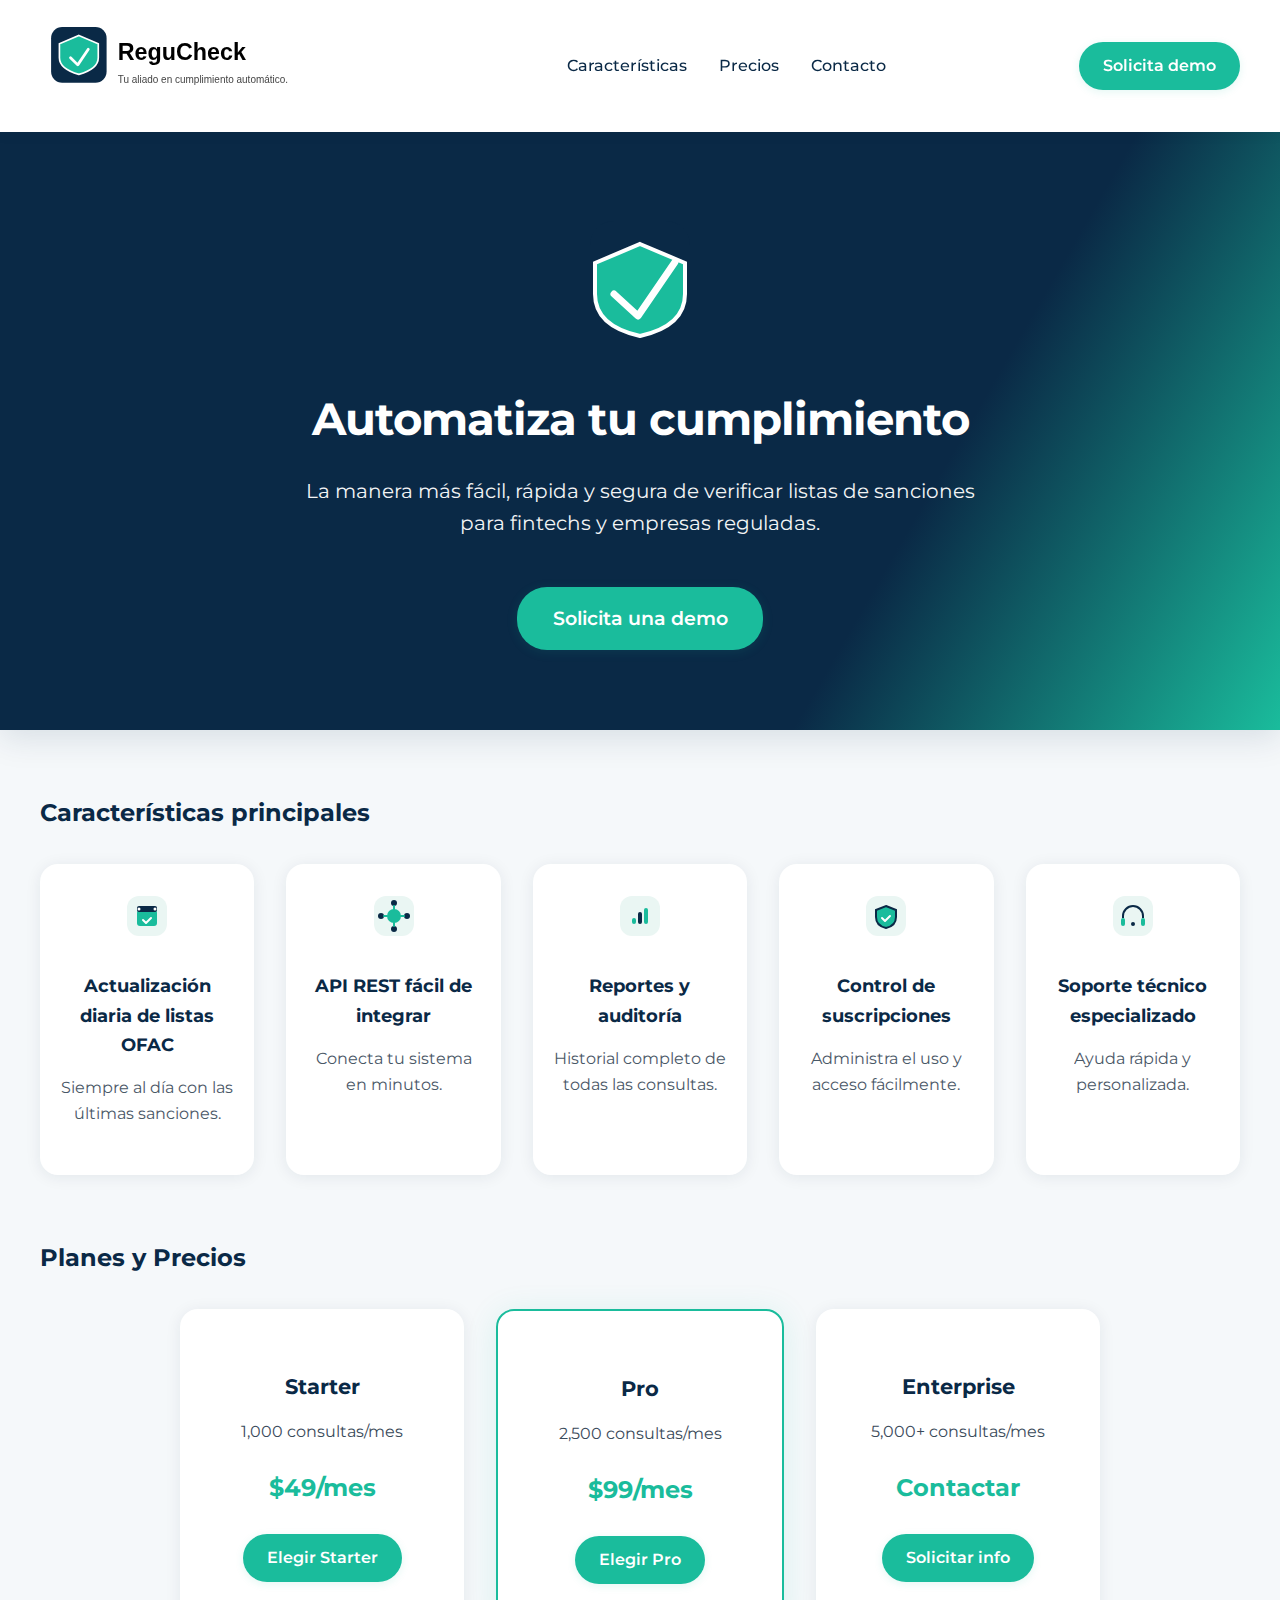
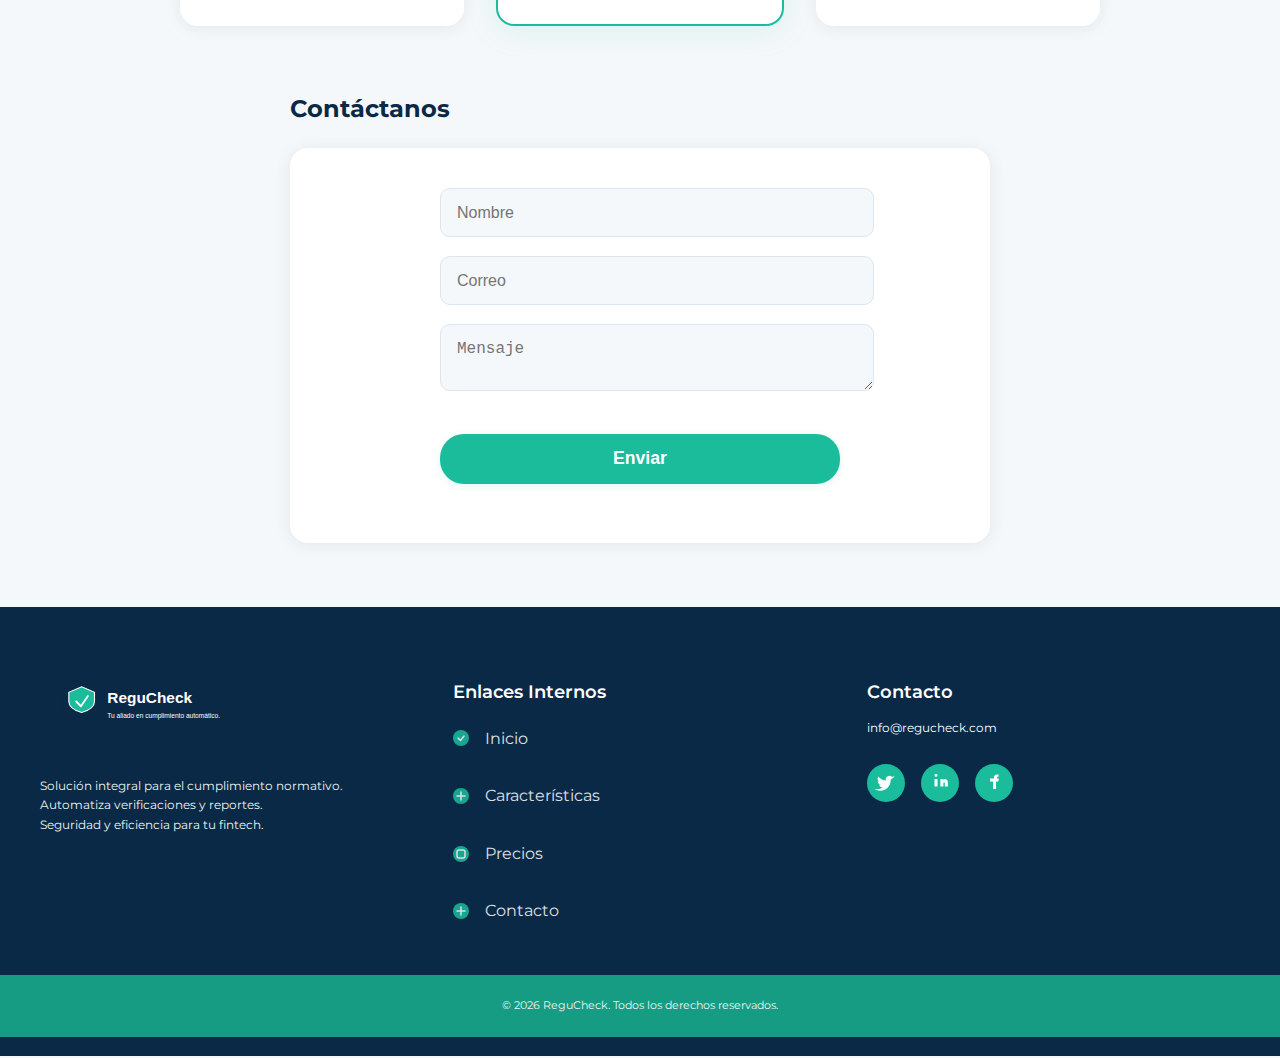
<file: index.html>
<!DOCTYPE html>
<html lang="es">
<head>
    <meta charset="UTF-8">
    <meta name="viewport" content="width=device-width, initial-scale=1.0">
    <title>ReguCheck- Cumplimiento Automático </title>
    <link href="https://fonts.googleapis.com/css2?family=Montserrat:wght@400;500;600;700&display=swap" rel="stylesheet">
    <link rel="stylesheet" href="css/style.css">
    <link href="https://fonts.googleapis.com/css2?family=Montserrat:wght@700&display=swap" rel="stylesheet">
</head>
<body>
    <header class="main-header">
        <div class="header-content">
            <img src="img/regucheck-logo-hero_Version7.svg" alt="OfacShield Logo" class="logo">
            <nav class="nav-menu">
                <a href="features.html">Características</a>
                <a href="index.html#pricing">Precios</a>
                <a href="contact.html">Contacto</a>
            </nav>
            <a href="contact.html" class="header-cta">Solicita demo</a>
        </div>
    </header>
    <section class="hero">
        <div class="hero-bg">
            <div class="hero-content">
                <div class="hero-shield">
                    <img src="img/logo-shield.svg" alt="OfacShield Logo" >
                </div>
                <h1>Automatiza tu cumplimiento</h1>
                <p class="hero-desc">La manera más fácil, rápida y segura de verificar listas de sanciones para fintechs y empresas reguladas.</p>
                <a href="#contact" class="cta-button">Solicita una demo</a>
            </div>
        </div>
    </section>
    <section id="features">
        <h2>Características principales</h2>
        <div class="features-grid">
            <div class="feature-card">
                <span class="feature-icon">
                  <!-- Actualización diaria: Calendario con check -->
                  <svg width="40" height="40" fill="none" viewBox="0 0 40 40"><rect width="40" height="40" rx="12" fill="#eaf6f3"/><rect x="10" y="14" width="20" height="16" rx="3" fill="#1abc9c"/><rect x="10" y="10" width="20" height="6" rx="2" fill="#0a2946"/><circle cx="28" cy="13" r="1.5" fill="#fff"/><circle cx="12" cy="13" r="1.5" fill="#fff"/><path d="M16 24l3 3 5-5" stroke="#fff" stroke-width="2" stroke-linecap="round" stroke-linejoin="round"/></svg>
                </span>
                <h3>Actualización diaria de listas OFAC</h3>
                <p>Siempre al día con las últimas sanciones.</p>
            </div>
            <div class="feature-card">
                <span class="feature-icon">
                  <!-- API REST: Nodos conectados -->
                  <svg width="40" height="40" fill="none" viewBox="0 0 40 40"><rect width="40" height="40" rx="12" fill="#eaf6f3"/><circle cx="20" cy="20" r="7" fill="#1abc9c"/><circle cx="20" cy="7" r="3" fill="#0a2946"/><circle cx="20" cy="33" r="3" fill="#0a2946"/><circle cx="7" cy="20" r="3" fill="#0a2946"/><circle cx="33" cy="20" r="3" fill="#0a2946"/><path d="M20 10v3m0 14v3m10-10h-3M13 20H10" stroke="#1abc9c" stroke-width="2" stroke-linecap="round"/></svg>
                </span>
                <h3>API REST fácil de integrar</h3>
                <p>Conecta tu sistema en minutos.</p>
            </div>
            <div class="feature-card">
                <span class="feature-icon">
                  <!-- Reportes: Gráfica de barras -->
                  <svg width="40" height="40" fill="none" viewBox="0 0 40 40"><rect width="40" height="40" rx="12" fill="#eaf6f3"/><rect x="12" y="22" width="4" height="6" rx="2" fill="#1abc9c"/><rect x="18" y="16" width="4" height="12" rx="2" fill="#0a2946"/><rect x="24" y="12" width="4" height="16" rx="2" fill="#1abc9c"/></svg>
                </span>
                <h3>Reportes y auditoría</h3>
                <p>Historial completo de todas las consultas.</p>
            </div>
            <div class="feature-card">
                <span class="feature-icon">
                  <!-- Seguridad: Escudo -->
                  <svg width="40" height="40" fill="none" viewBox="0 0 40 40"><rect width="40" height="40" rx="12" fill="#eaf6f3"/><path d="M20 10l10 4v7c0 7-5.5 10-10 11-4.5-1-10-4-10-11v-7l10-4z" fill="#1abc9c" stroke="#0a2946" stroke-width="2"/><path d="M16 22l3 3 5-5" stroke="#fff" stroke-width="2" stroke-linecap="round" stroke-linejoin="round"/></svg>
                </span>
                <h3>Control de suscripciones</h3>
                <p>Administra el uso y acceso fácilmente.</p>
            </div>
            <div class="feature-card">
                <span class="feature-icon">
                  <!-- Soporte: Auriculares -->
                  <svg width="40" height="40" fill="none" viewBox="0 0 40 40"><rect width="40" height="40" rx="12" fill="#eaf6f3"/><path d="M10 22v-2a10 10 0 0120 0v2" stroke="#0a2946" stroke-width="2"/><rect x="8" y="22" width="4" height="8" rx="2" fill="#1abc9c"/><rect x="28" y="22" width="4" height="8" rx="2" fill="#1abc9c"/><circle cx="20" cy="28" r="2" fill="#0a2946"/></svg>
                </span>
                <h3>Soporte técnico especializado</h3>
                <p>Ayuda rápida y personalizada.</p>
            </div>
        </div>
    </section>
    <section id="pricing">
        <h2>Planes y Precios</h2>
        <div class="pricing-table">
                <div class="plan-card">
                <h3>Starter</h3>
                <p class="plan-desc">1,000 consultas/mes</p>
                <p class="plan-price">$49/mes</p>
                <a href="contact.html" class="plan-cta">Elegir Starter</a>
            </div>
            <div class="plan-card plan-featured">
                <h3>Pro</h3>
                <p class="plan-desc">2,500 consultas/mes</p>
                <p class="plan-price">$99/mes</p>
                <a href="contact.html" class="plan-cta">Elegir Pro</a>
            </div>
            <div class="plan-card">
                <h3>Enterprise</h3>
                <p class="plan-desc">5,000+ consultas/mes</p>
                <p class="plan-price">Contactar</p>
                <a href="contact.html" class="plan-cta">Solicitar info</a>
            </div>
        </div>
    </section>
    <section id="contact">
        <h2>Contáctanos</h2>
        <div class="contact-wrapper">
            <form id="contact-form" class="contact-form">
                <div class="form-group">
                    <input type="text" placeholder="Nombre" required>
                </div>
                <div class="form-group">
                    <input type="email" placeholder="Correo" required>
                </div>
                <div class="form-group">
                    <textarea placeholder="Mensaje" required></textarea>
                </div>
                <button type="submit" class="form-submit">Enviar</button>
            </form>
            <div id="form-message" class="form-message"></div>
        </div>
    </section>
    <footer class="footer-3col">
        <div class="footer-3col-content">
            <div class="footer-col footer-logo-col">
                <div class="footer-logo-bg">
                    <img src="img/regucheck-logo-footer-nobg-whiteSlogan.svg" alt="ReguCheck Logo Footer" class="footer-logo-img">
                </div>
                <p class="footer-desc">
                    Solución integral para el cumplimiento normativo.<br>
                    Automatiza verificaciones y reportes.<br>
                    Seguridad y eficiencia para tu fintech.
                </p>
            </div>
            <div class="footer-col footer-links-col">
                <h4>Enlaces Internos</h4>
                <nav class="footer-nav">
                    <a href="index.html"><span class="footer-link-icon-wrap"><img src="img/icon-home.svg" alt="Inicio" class="footer-link-icon"></span><span class="footer-link-text">Inicio</span></a>
                    <a href="features.html"><span class="footer-link-icon-wrap"><img src="img/icon-features.svg" alt="Características" class="footer-link-icon"></span><span class="footer-link-text">Características</span></a>
                    <a href="index.html#pricing"><span class="footer-link-icon-wrap"><img src="img/icon-pricing.svg" alt="Precios" class="footer-link-icon"></span><span class="footer-link-text">Precios</span></a>
                    <a href="contact.html"><span class="footer-link-icon-wrap"><img src="img/icon-contact.svg" alt="Contacto" class="footer-link-icon"></span><span class="footer-link-text">Contacto</span></a>
                </nav>
            </div>
            <div class="footer-col footer-contact-col">
                <h4>Contacto</h4>
                <a href="mailto:info@regucheck.com" class="footer-mail">info@regucheck.com</a>
                <div class="footer-social">
                    <a href="#" title="Twitter" class="footer-social-icon">
                        <img src="img/twitter-footer.svg" alt="Twitter" width="38" height="38" />
                    </a>
                    <a href="#" title="LinkedIn" class="footer-social-icon">
                        <img src="img/linkedin-footer.svg" alt="LinkedIn" width="38" height="38" />
                    </a>
                    <a href="#" title="Facebook" class="footer-social-icon">
                        <img src="img/facebook-footer.svg" alt="Facebook" width="38" height="38" />
                    </a>
                </div>
            </div>
        </div>
        <div class="footer-bottom">
            <p>&copy; <span id="copyright-year"></span> ReguCheck. Todos los derechos reservados.</p>
        </div>
    </footer>
        <script src="js/main.js"></script>
        <script>
            document.getElementById('copyright-year').textContent = new Date().getFullYear();
        </script>
</body>
</html>
</file>
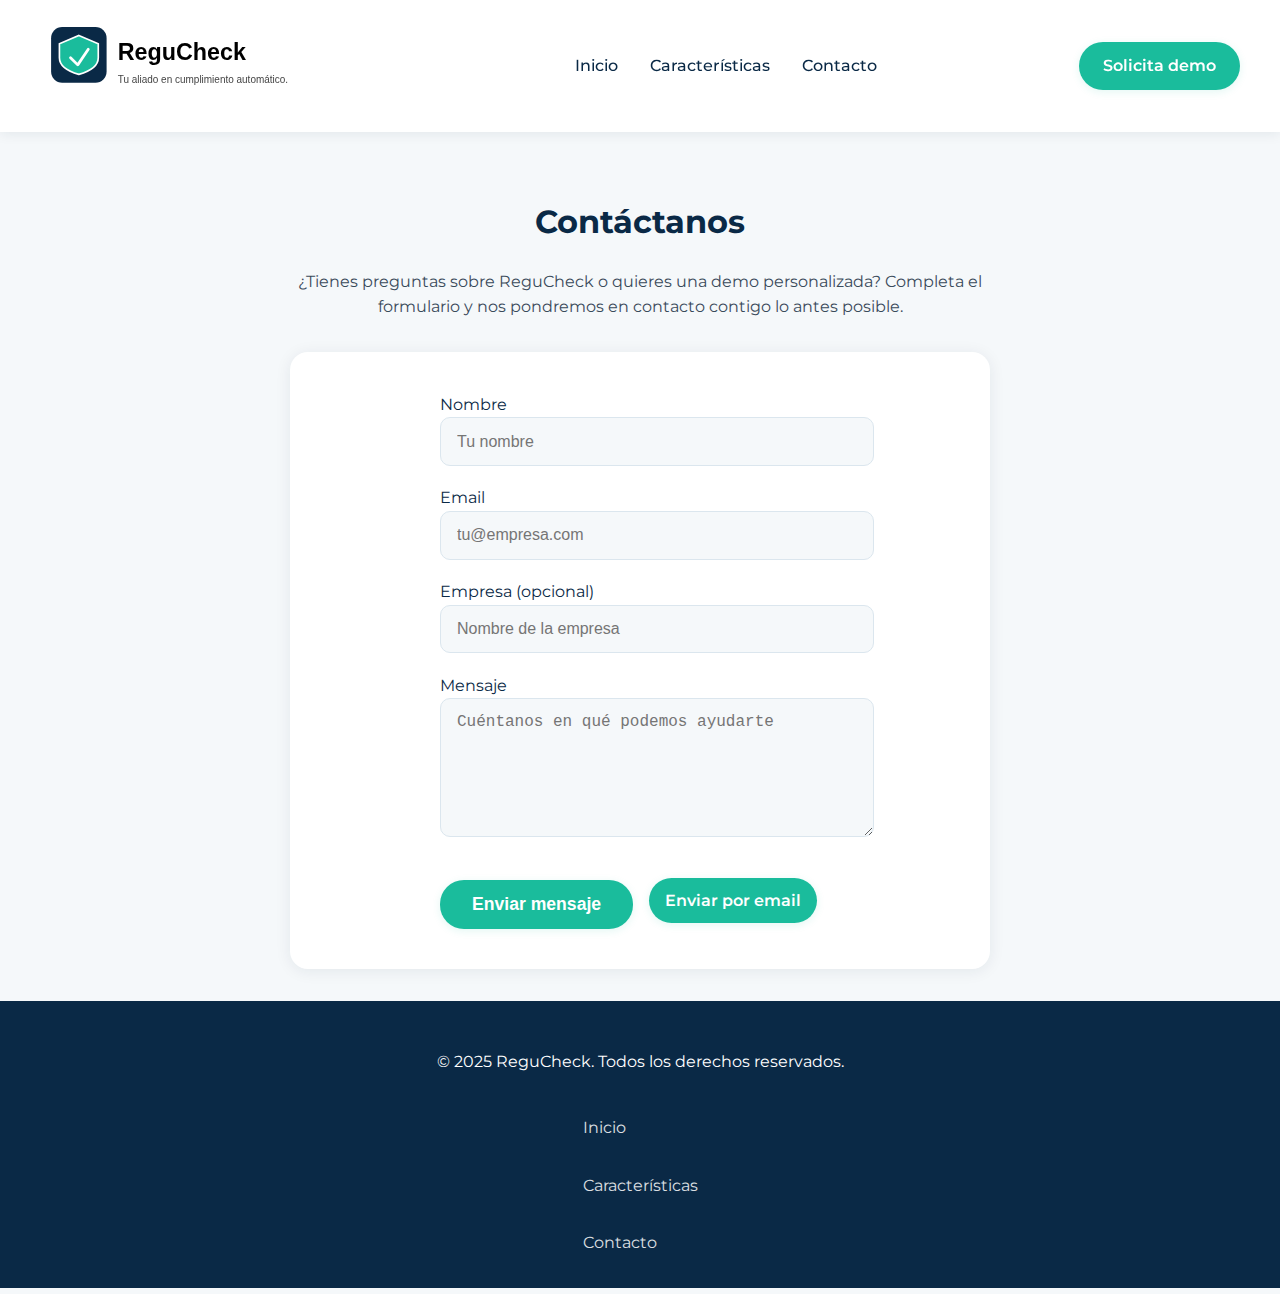
<file: contact.html>
<!DOCTYPE html>
<html lang="es">
<head>
    <meta charset="UTF-8">
    <meta name="viewport" content="width=device-width, initial-scale=1.0">
    <title>Contacto - ReguCheck</title>
    <link href="https://fonts.googleapis.com/css2?family=Montserrat:wght@400;500;600;700&display=swap" rel="stylesheet">
    <link rel="stylesheet" href="css/style.css">
</head>
<body>
    <header class="main-header">
        <div class="header-content">
            <img src="img/regucheck-logo-hero_Version7.svg" alt="ReguCheck Logo" class="logo">
            <nav class="nav-menu">
                <a href="index.html">Inicio</a>
                <a href="features.html">Características</a>
                <a href="contact.html">Contacto</a>
            </nav>
            <a href="contact.html" class="header-cta">Solicita demo</a>
        </div>
    </header>

    <main>
        <section id="contact">
            <h1 style="text-align:center;">Contáctanos</h1>
            <p style="text-align:center; max-width:800px; margin:0.5rem auto 2rem auto; color:#3a4a5a;">¿Tienes preguntas sobre ReguCheck o quieres una demo personalizada? Completa el formulario y nos pondremos en contacto contigo lo antes posible.</p>

            <div class="contact-wrapper">
                <form id="contact-form" class="contact-form" novalidate>
                    <div class="form-group">
                        <label for="name">Nombre</label>
                        <input type="text" id="name" name="name" placeholder="Tu nombre" required>
                    </div>
                    <div class="form-group">
                        <label for="email">Email</label>
                        <input type="email" id="email" name="email" placeholder="tu@empresa.com" required>
                    </div>
                    <div class="form-group">
                        <label for="company">Empresa (opcional)</label>
                        <input type="text" id="company" name="company" placeholder="Nombre de la empresa">
                    </div>
                    <div class="form-group">
                        <label for="message">Mensaje</label>
                        <textarea id="message" name="message" rows="6" placeholder="Cuéntanos en qué podemos ayudarte" required></textarea>
                    </div>
                    <div style="display:flex; gap:1rem; align-items:center; flex-wrap:wrap;">
                        <button type="submit" class="form-submit">Enviar mensaje</button>
                        <a href="mailto:contacto@regucheck.com" class="plan-cta" style="text-decoration:none; padding:0.6rem 1rem;">Enviar por email</a>
                    </div>
                    <div id="form-status" class="form-message" style="display:none;"></div>
                </form>
            </div>
        </section>
    </main>

    <footer>
        <div class="footer-content">
            <p>&copy; 2025 ReguCheck. Todos los derechos reservados.</p>
            <nav class="footer-nav">
                <a href="index.html">Inicio</a>
                <a href="features.html">Características</a>
                <a href="contact.html">Contacto</a>
            </nav>
        </div>
    </footer>

    <script src="js/main.js"></script>
</body>
</html>
</file>
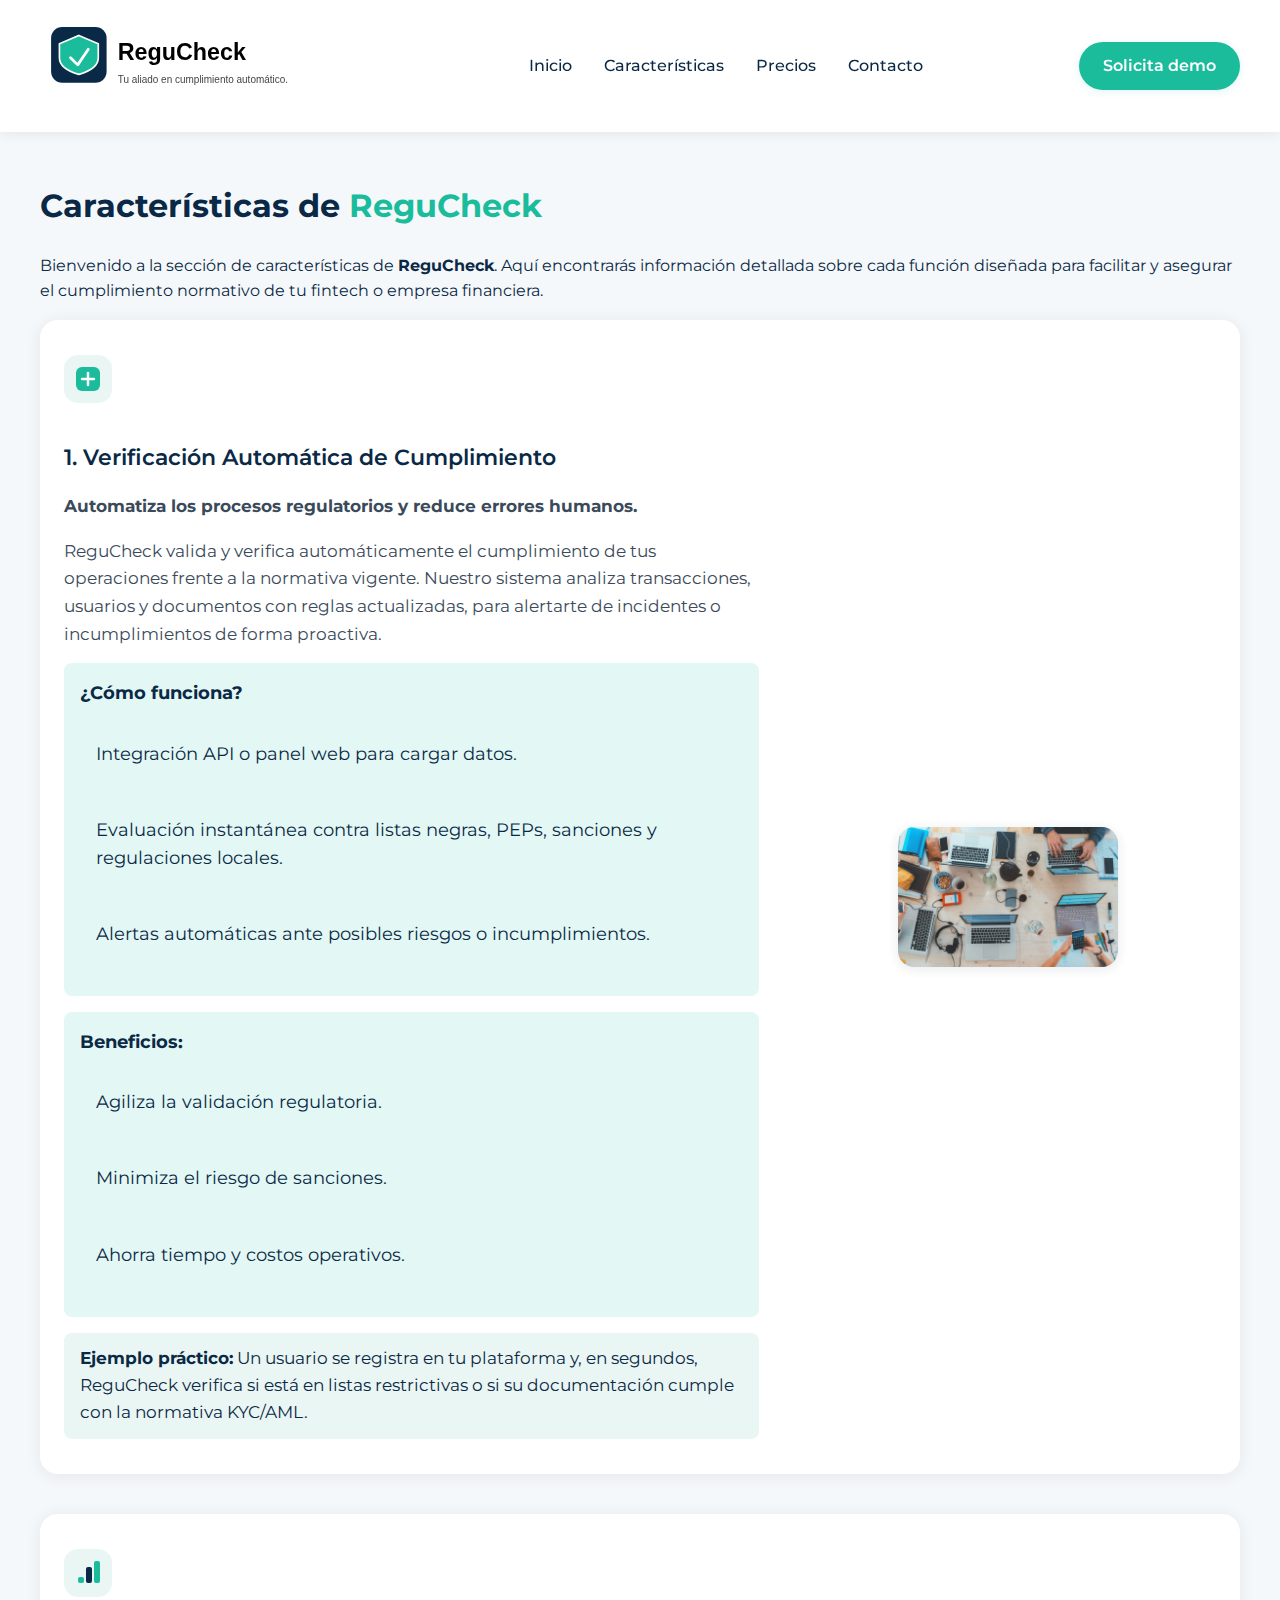
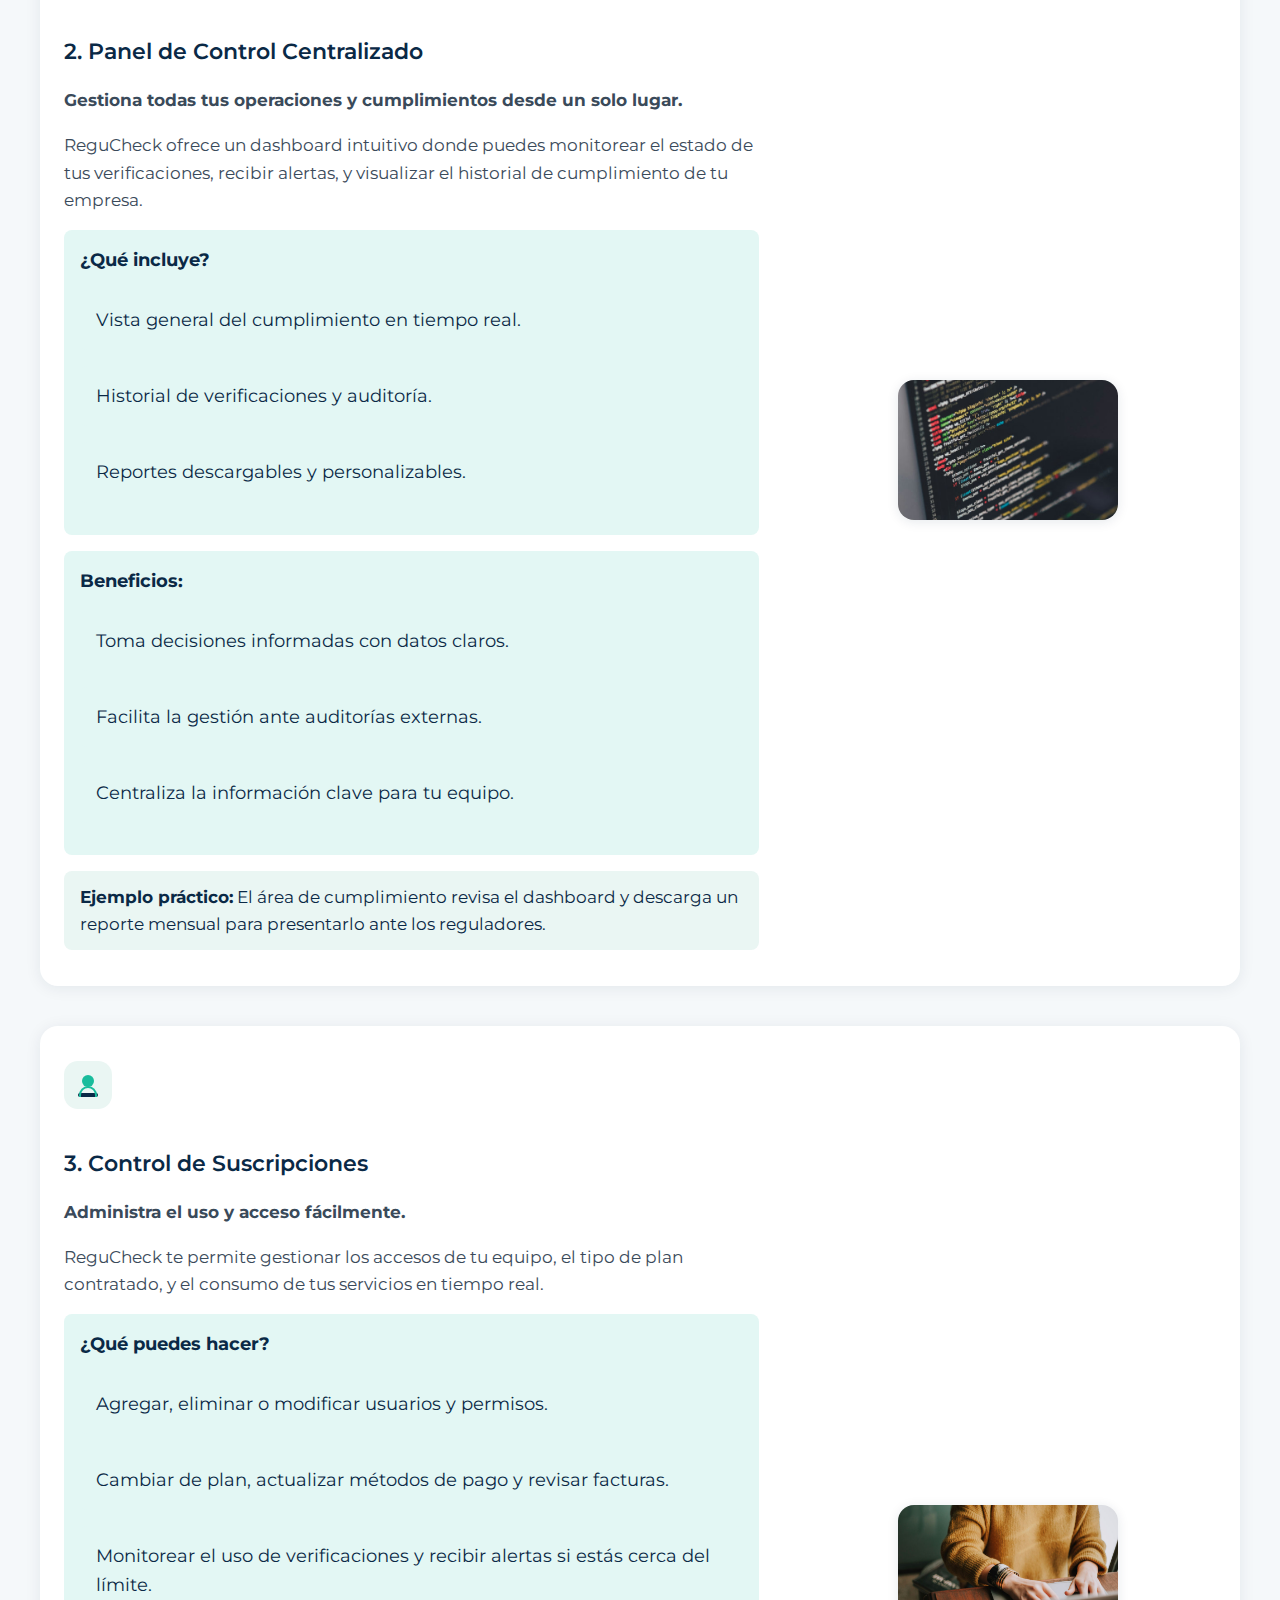
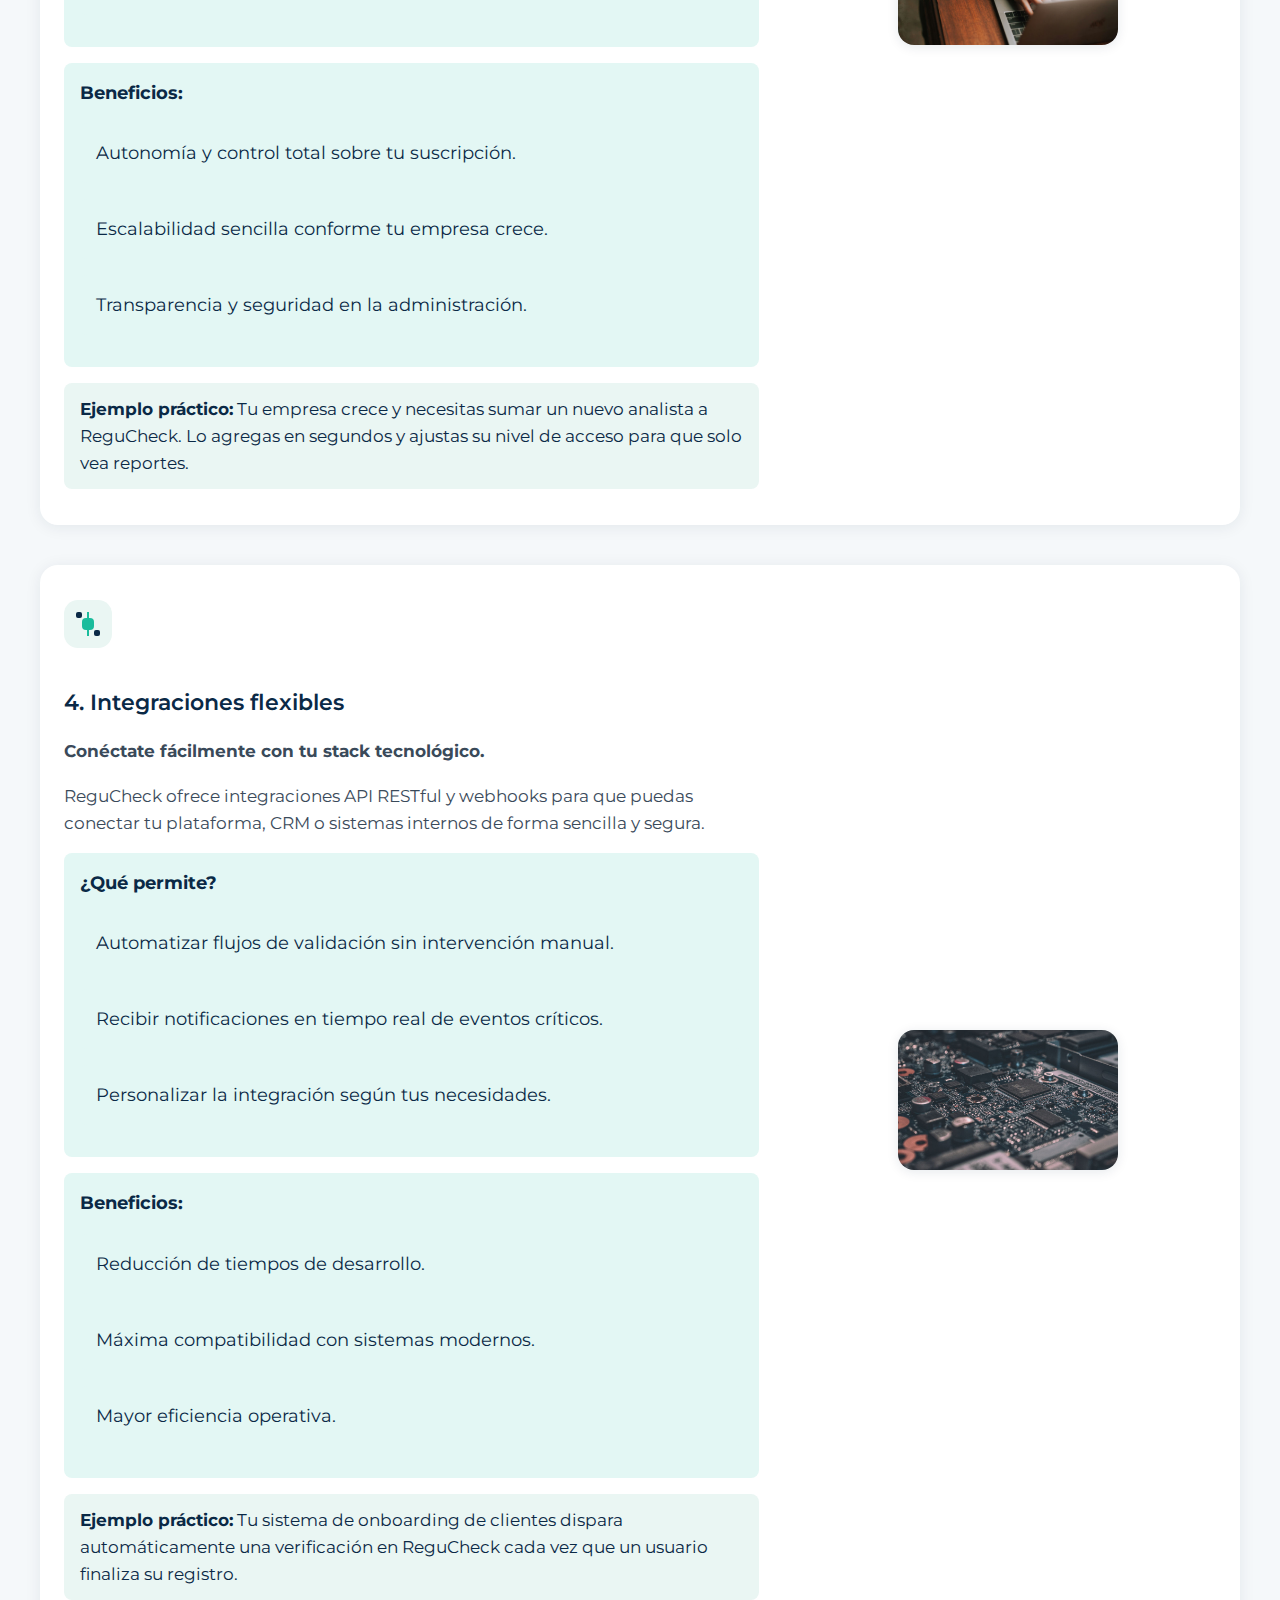
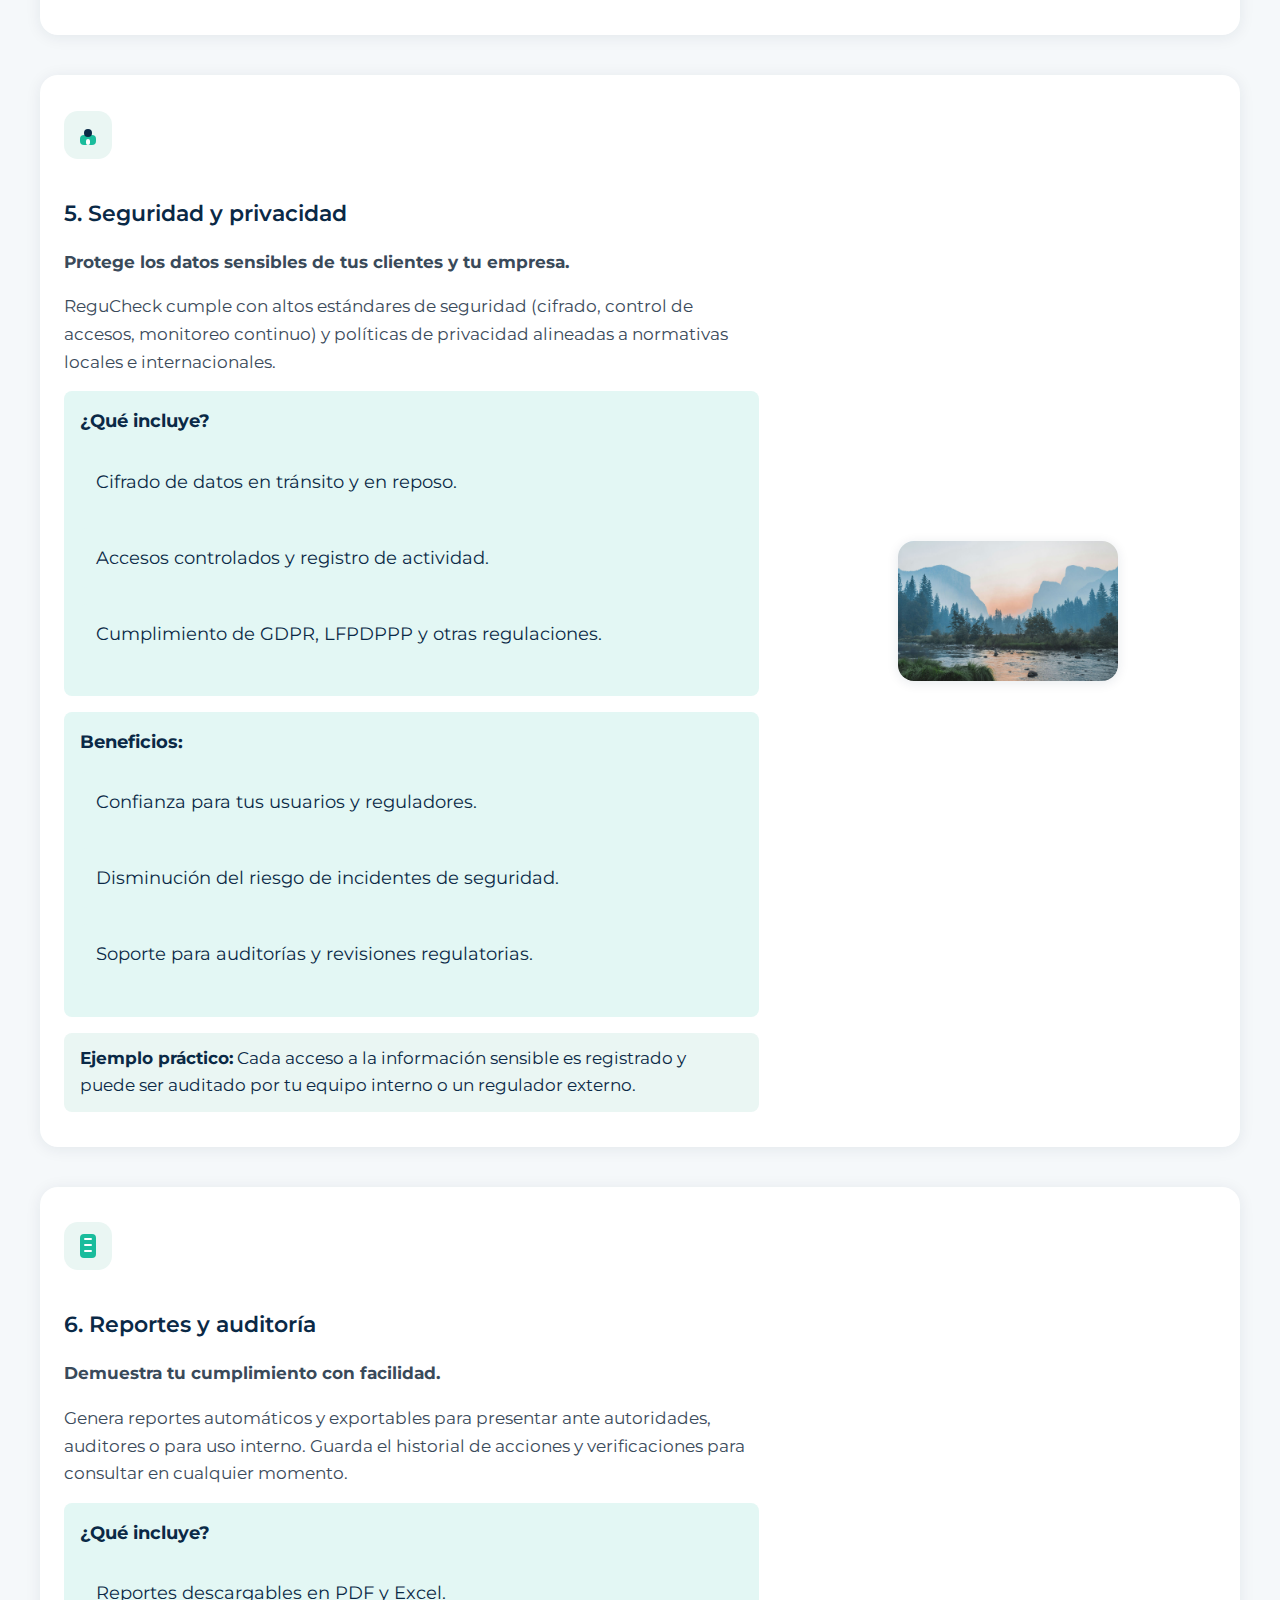
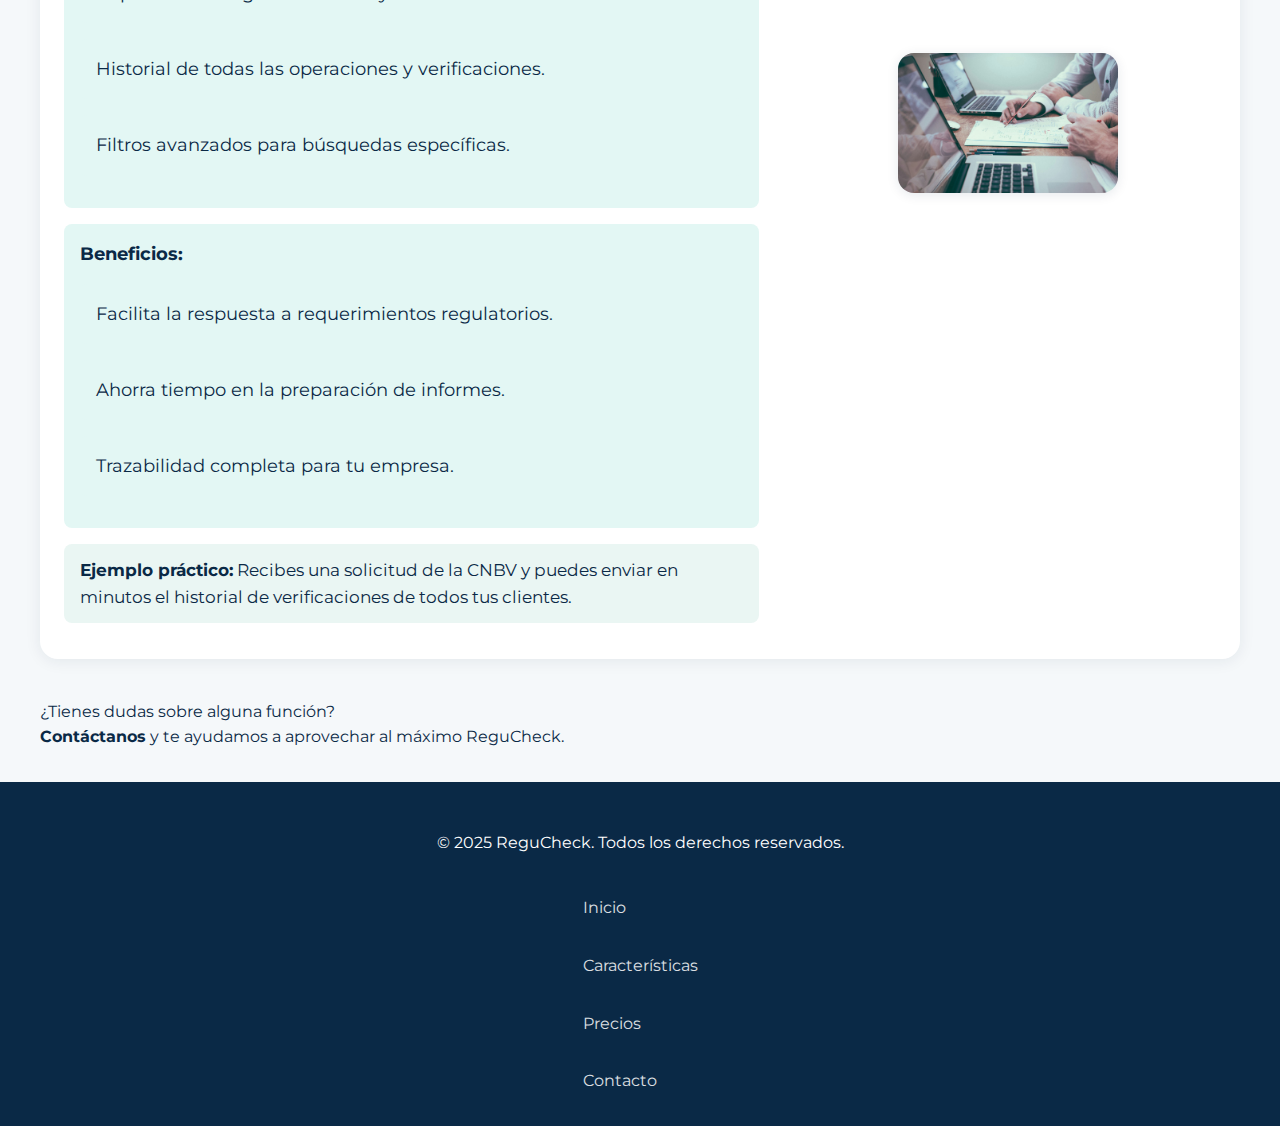
<file: features.html>
<!DOCTYPE html>
<html lang="es">
<head>
    <meta charset="UTF-8">
    <meta name="viewport" content="width=device-width, initial-scale=1.0">
    <title>Características principales - OfacShield</title>
    <link href="https://fonts.googleapis.com/css2?family=Montserrat:wght@400;500;600;700&display=swap" rel="stylesheet">
    <link rel="stylesheet" href="css/style.css">
</head>
<body>
    <header class="main-header">
        <div class="header-content">
            <img src="img/regucheck-logo-hero_Version7.svg" alt="OfacShield Logo" class="logo">
            <nav class="nav-menu">
                <a href="index.html">Inicio</a>
                <a href="features.html">Características</a>
                <a href="index.html#pricing">Precios</a>
                <a href="contact.html">Contacto</a>
            </nav>
            <a href="contact.html" class="header-cta">Solicita demo</a>
        </div>
    </header>
    <main>
        <section id="features" style="margin-top:3rem;">
            <h1 class="features-title">Características de <span style="color:#1abc9c">ReguCheck</span></h1>
            <p class="features-intro">Bienvenido a la sección de características de <strong>ReguCheck</strong>. Aquí encontrarás información detallada sobre cada función diseñada para facilitar y asegurar el cumplimiento normativo de tu fintech o empresa financiera.</p>
            <div class="features-list">
                                <!-- 1. Verificación Automática de Cumplimiento -->
                                <div class="feature-block feature-block-flex">
                                    <div class="feature-block-left">
                                        <div class="feature-block-icon">
                                            <!-- Icono: Escaneo automático -->
                                            <svg width="48" height="48" fill="none" viewBox="0 0 48 48"><rect width="48" height="48" rx="14" fill="#eaf6f3"/><rect x="12" y="12" width="24" height="24" rx="6" fill="#1abc9c"/><path d="M18 24h12M24 18v12" stroke="#fff" stroke-width="2.5" stroke-linecap="round"/></svg>
                                        </div>
                                        <div class="feature-block-content">
                                            <h2>1. Verificación Automática de Cumplimiento</h2>
                                            <p><strong>Automatiza los procesos regulatorios y reduce errores humanos.</strong></p>
                                            <p>ReguCheck valida y verifica automáticamente el cumplimiento de tus operaciones frente a la normativa vigente. Nuestro sistema analiza transacciones, usuarios y documentos con reglas actualizadas, para alertarte de incidentes o incumplimientos de forma proactiva.</p>
                                            <ul>
                                                <li><strong>¿Cómo funciona?</strong>
                                                    <ul>
                                                        <li>Integración API o panel web para cargar datos.</li>
                                                        <li>Evaluación instantánea contra listas negras, PEPs, sanciones y regulaciones locales.</li>
                                                        <li>Alertas automáticas ante posibles riesgos o incumplimientos.</li>
                                                    </ul>
                                                </li>
                                                <li><strong>Beneficios:</strong>
                                                    <ul>
                                                        <li>Agiliza la validación regulatoria.</li>
                                                        <li>Minimiza el riesgo de sanciones.</li>
                                                        <li>Ahorra tiempo y costos operativos.</li>
                                                    </ul>
                                                </li>
                                            </ul>
                                            <div class="feature-example"><strong>Ejemplo práctico:</strong> Un usuario se registra en tu plataforma y, en segundos, ReguCheck verifica si está en listas restrictivas o si su documentación cumple con la normativa KYC/AML.</div>
                                        </div>
                                    </div>
                                    <div class="feature-block-right">
                                        <img src="img/verificacion-automatica_optimized_.jpeg" alt="Verificación automática" class="feature-img">
                                    </div>
                                </div>
                <!-- 2. Panel de Control Centralizado -->
                <div class="feature-block feature-block-flex">
                    <div class="feature-block-left">
                        <div class="feature-block-icon">
                            <!-- Icono: Dashboard -->
                            <svg width="48" height="48" fill="none" viewBox="0 0 48 48"><rect width="48" height="48" rx="14" fill="#eaf6f3"/><rect x="14" y="28" width="6" height="6" rx="2" fill="#1abc9c"/><rect x="22" y="18" width="6" height="16" rx="2" fill="#0a2946"/><rect x="30" y="12" width="6" height="22" rx="2" fill="#1abc9c"/></svg>
                        </div>
                        <div class="feature-block-content">
                            <h2>2. Panel de Control Centralizado</h2>
                            <p><strong>Gestiona todas tus operaciones y cumplimientos desde un solo lugar.</strong></p>
                            <p>ReguCheck ofrece un dashboard intuitivo donde puedes monitorear el estado de tus verificaciones, recibir alertas, y visualizar el historial de cumplimiento de tu empresa.</p>
                            <ul>
                                <li><strong>¿Qué incluye?</strong>
                                    <ul>
                                        <li>Vista general del cumplimiento en tiempo real.</li>
                                        <li>Historial de verificaciones y auditoría.</li>
                                        <li>Reportes descargables y personalizables.</li>
                                    </ul>
                                </li>
                                <li><strong>Beneficios:</strong>
                                    <ul>
                                        <li>Toma decisiones informadas con datos claros.</li>
                                        <li>Facilita la gestión ante auditorías externas.</li>
                                        <li>Centraliza la información clave para tu equipo.</li>
                                    </ul>
                                </li>
                            </ul>
                            <div class="feature-example"><strong>Ejemplo práctico:</strong> El área de cumplimiento revisa el dashboard y descarga un reporte mensual para presentarlo ante los reguladores.</div>
                        </div>
                    </div>
                    <div class="feature-block-right">
                        <img src="img/dashboard_optimized_.jpeg" alt="Panel de control" class="feature-img">
                    </div>
                </div>
                <!-- 3. Control de Suscripciones -->
                <div class="feature-block feature-block-flex">
                    <div class="feature-block-left">
                        <div class="feature-block-icon">
                            <!-- Icono: Usuarios y control -->
                            <svg width="48" height="48" fill="none" viewBox="0 0 48 48"><rect width="48" height="48" rx="14" fill="#eaf6f3"/><circle cx="24" cy="20" r="6" fill="#1abc9c"/><rect x="14" y="32" width="20" height="4" rx="2" fill="#0a2946"/><path d="M32 36v-2a8 8 0 00-16 0v2" stroke="#1abc9c" stroke-width="2"/></svg>
                        </div>
                        <div class="feature-block-content">
                            <h2>3. Control de Suscripciones</h2>
                            <p><strong>Administra el uso y acceso fácilmente.</strong></p>
                            <p>ReguCheck te permite gestionar los accesos de tu equipo, el tipo de plan contratado, y el consumo de tus servicios en tiempo real.</p>
                            <ul>
                                <li><strong>¿Qué puedes hacer?</strong>
                                    <ul>
                                        <li>Agregar, eliminar o modificar usuarios y permisos.</li>
                                        <li>Cambiar de plan, actualizar métodos de pago y revisar facturas.</li>
                                        <li>Monitorear el uso de verificaciones y recibir alertas si estás cerca del límite.</li>
                                    </ul>
                                </li>
                                <li><strong>Beneficios:</strong>
                                    <ul>
                                        <li>Autonomía y control total sobre tu suscripción.</li>
                                        <li>Escalabilidad sencilla conforme tu empresa crece.</li>
                                        <li>Transparencia y seguridad en la administración.</li>
                                    </ul>
                                </li>
                            </ul>
                            <div class="feature-example"><strong>Ejemplo práctico:</strong> Tu empresa crece y necesitas sumar un nuevo analista a ReguCheck. Lo agregas en segundos y ajustas su nivel de acceso para que solo vea reportes.</div>
                        </div>
                    </div>
                    <div class="feature-block-right">
                        <img src="img/control-suscripciones_optimized_.jpeg" alt="Control de suscripciones" class="feature-img">
                    </div>
                </div>
                <!-- 4. Integraciones flexibles -->
                <div class="feature-block feature-block-flex">
                    <div class="feature-block-left">
                        <div class="feature-block-icon">
                            <!-- Icono: Integraciones (plug) -->
                            <svg width="48" height="48" fill="none" viewBox="0 0 48 48"><rect width="48" height="48" rx="14" fill="#eaf6f3"/><rect x="18" y="18" width="12" height="12" rx="4" fill="#1abc9c"/><rect x="12" y="12" width="6" height="6" rx="2" fill="#0a2946"/><rect x="30" y="30" width="6" height="6" rx="2" fill="#0a2946"/><path d="M24 30v6M24 12v6" stroke="#1abc9c" stroke-width="2"/></svg>
                        </div>
                        <div class="feature-block-content">
                            <h2>4. Integraciones flexibles</h2>
                            <p><strong>Conéctate fácilmente con tu stack tecnológico.</strong></p>
                            <p>ReguCheck ofrece integraciones API RESTful y webhooks para que puedas conectar tu plataforma, CRM o sistemas internos de forma sencilla y segura.</p>
                            <ul>
                                <li><strong>¿Qué permite?</strong>
                                    <ul>
                                        <li>Automatizar flujos de validación sin intervención manual.</li>
                                        <li>Recibir notificaciones en tiempo real de eventos críticos.</li>
                                        <li>Personalizar la integración según tus necesidades.</li>
                                    </ul>
                                </li>
                                <li><strong>Beneficios:</strong>
                                    <ul>
                                        <li>Reducción de tiempos de desarrollo.</li>
                                        <li>Máxima compatibilidad con sistemas modernos.</li>
                                        <li>Mayor eficiencia operativa.</li>
                                    </ul>
                                </li>
                            </ul>
                            <div class="feature-example"><strong>Ejemplo práctico:</strong> Tu sistema de onboarding de clientes dispara automáticamente una verificación en ReguCheck cada vez que un usuario finaliza su registro.</div>
                        </div>
                    </div>
                    <div class="feature-block-right">
                        <img src="img/integraciones_optimized_.jpeg" alt="Integraciones flexibles" class="feature-img">
                    </div>
                </div>
                <!-- 5. Seguridad y privacidad -->
                <div class="feature-block feature-block-flex">
                    <div class="feature-block-left">
                        <div class="feature-block-icon">
                            <!-- Icono: Seguridad (candado) -->
                            <svg width="48" height="48" fill="none" viewBox="0 0 48 48"><rect width="48" height="48" rx="14" fill="#eaf6f3"/><rect x="16" y="24" width="16" height="10" rx="4" fill="#1abc9c"/><rect x="20" y="18" width="8" height="8" rx="4" fill="#0a2946"/><rect x="22" y="28" width="4" height="6" rx="2" fill="#fff"/></svg>
                        </div>
                        <div class="feature-block-content">
                            <h2>5. Seguridad y privacidad</h2>
                            <p><strong>Protege los datos sensibles de tus clientes y tu empresa.</strong></p>
                            <p>ReguCheck cumple con altos estándares de seguridad (cifrado, control de accesos, monitoreo continuo) y políticas de privacidad alineadas a normativas locales e internacionales.</p>
                            <ul>
                                <li><strong>¿Qué incluye?</strong>
                                    <ul>
                                        <li>Cifrado de datos en tránsito y en reposo.</li>
                                        <li>Accesos controlados y registro de actividad.</li>
                                        <li>Cumplimiento de GDPR, LFPDPPP y otras regulaciones.</li>
                                    </ul>
                                </li>
                                <li><strong>Beneficios:</strong>
                                    <ul>
                                        <li>Confianza para tus usuarios y reguladores.</li>
                                        <li>Disminución del riesgo de incidentes de seguridad.</li>
                                        <li>Soporte para auditorías y revisiones regulatorias.</li>
                                    </ul>
                                </li>
                            </ul>
                            <div class="feature-example"><strong>Ejemplo práctico:</strong> Cada acceso a la información sensible es registrado y puede ser auditado por tu equipo interno o un regulador externo.</div>
                        </div>
                    </div>
                    <div class="feature-block-right">
                        <img src="img/seguridad_optimized_.jpeg" alt="Seguridad y privacidad" class="feature-img">
                    </div>
                </div>
                <!-- 6. Reportes y auditoría -->
                <div class="feature-block feature-block-flex">
                    <div class="feature-block-left">
                        <div class="feature-block-icon">
                            <!-- Icono: Reporte (documento) -->
                            <svg width="48" height="48" fill="none" viewBox="0 0 48 48"><rect width="48" height="48" rx="14" fill="#eaf6f3"/><rect x="16" y="12" width="16" height="24" rx="4" fill="#1abc9c"/><rect x="20" y="16" width="8" height="2" rx="1" fill="#fff"/><rect x="20" y="22" width="8" height="2" rx="1" fill="#fff"/><rect x="20" y="28" width="8" height="2" rx="1" fill="#fff"/></svg>
                        </div>
                        <div class="feature-block-content">
                            <h2>6. Reportes y auditoría</h2>
                            <p><strong>Demuestra tu cumplimiento con facilidad.</strong></p>
                            <p>Genera reportes automáticos y exportables para presentar ante autoridades, auditores o para uso interno. Guarda el historial de acciones y verificaciones para consultar en cualquier momento.</p>
                            <ul>
                                <li><strong>¿Qué incluye?</strong>
                                    <ul>
                                        <li>Reportes descargables en PDF y Excel.</li>
                                        <li>Historial de todas las operaciones y verificaciones.</li>
                                        <li>Filtros avanzados para búsquedas específicas.</li>
                                    </ul>
                                </li>
                                <li><strong>Beneficios:</strong>
                                    <ul>
                                        <li>Facilita la respuesta a requerimientos regulatorios.</li>
                                        <li>Ahorra tiempo en la preparación de informes.</li>
                                        <li>Trazabilidad completa para tu empresa.</li>
                                    </ul>
                                </li>
                            </ul>
                            <div class="feature-example"><strong>Ejemplo práctico:</strong> Recibes una solicitud de la CNBV y puedes enviar en minutos el historial de verificaciones de todos tus clientes.</div>
                        </div>
                    </div>
                    <div class="feature-block-right">
                        <img src="img/reportes_optimized_.jpeg" alt="Reportes y auditoría" class="feature-img">
                    </div>
                </div>
            </div>
            <div class="features-contact">
                <p>¿Tienes dudas sobre alguna función?<br><strong>Contáctanos</strong> y te ayudamos a aprovechar al máximo ReguCheck.</p>
            </div>
        </section>
    </main>
    <footer>
        <div class="footer-content">
            <p>&copy; 2025 ReguCheck. Todos los derechos reservados.</p>
            <nav class="footer-nav">
                <a href="index.html">Inicio</a>
                <a href="features.html">Características</a>
                <a href="index.html#pricing">Precios</a>
                <a href="contact.html">Contacto</a>
            </nav>
        </div>
    </footer>
</body>
</html>
</file>
<file: css/style.css>
footer.footer-3col {
    position: relative;
}
.footer-bottom {
    width: 100%;
    text-align: center;
    color: #eaf6f3;
    font-size: 0.98rem;
    background-color: #159c82;
    margin-top: 2rem;
    padding: 0.7rem 0;
}
/* Iconos y texto de enlaces del footer */
.footer-nav a {
    display: flex;
    align-items: center;
    gap: 10px;
}
.footer-link-icon-wrap {
    display: flex;
    align-items: center;
}
.footer-link-icon {
    vertical-align: middle;
    width: 16px;
    height: 16px;
}
.footer-link-text {
    display: inline-block;
}
/* Iconos de los enlaces del footer */
.footer-link-icon {
    vertical-align: middle;
    margin-right: 6px;
    width: 16px;
    height: 16px;
}
    /* Enlaces uno debajo del otro */
/* Alineación izquierda para la columna del logo en el footer */
.footer-logo-col {
    align-items: flex-start;
    display: flex;
    flex-direction: column;
}
/* Footer 3 columnas */
.footer-3col {
    background: #0a2946;
    color: #fff;
    padding: 3rem 0 1.2rem 0;
    margin-top: 4rem;
    font-family: 'Montserrat', Arial, sans-serif;
}
.footer-3col-content {
    max-width: 1200px;
    margin: 0 auto;
    display: flex;
    gap: 2.5rem;
    justify-content: space-between;
    align-items: flex-start;
    flex-wrap: wrap;
}
.footer-col {
    flex: 1 1 220px;
    min-width: 220px;
    margin-bottom: 2rem;
}
.footer-logo-bg {
    /*background: #111;*/
    border-radius: 16px;
    padding: 1.2rem 1rem 1rem 1rem;
    display: flex;
    flex-direction: column;
    align-items: center;
    margin-bottom: 0;
}
.footer-logo-img {
    width: 220px;
    height: auto;
    margin-bottom: 0.5rem;
    display: block;
}
.footer-logo-text {
    color: #fff;
    font-size: 1.05rem;
    font-weight: 700;
    letter-spacing: 1px;
    text-align: center;
}
.footer-desc {
    color: #eaf6f3;
    font-size: 12px;
    text-align: left;
        margin-bottom: 2px;
}
.footer-links-col h4,
.footer-contact-col h4 {
    font-size: 1.1rem;
    font-weight: 600;
    margin-bottom: 0.7rem;
    color: #fff;
    text-align: center;
}
/* Alinear contenido de columnas a la izquierda */
.footer-links-col, .footer-contact-col {
    display: flex;
    flex-direction: column;
    align-items: flex-start;
}
.footer-nav {
    display: flex;
    flex-direction: column;
    gap: 0.3rem;
    align-items: flex-start;
}
.footer-nav a {
    color: #b6c7d6;
    text-decoration: none;
    /*font-weight: 400;*/
    font: size 12px;
    transition: color 0.2s;
}
.footer-nav a:hover {
    color: #1abc9c;
}
.footer-mail {
    color: #fff;
    text-decoration: none;
    font-size: 12px;
    /*font-weight: 500;*/
    margin-bottom: 1rem;
    display: inline-block;
}
.footer-social {
    display: flex;
    gap: 1rem;
    margin-top: 0.7rem;
}
.footer-social-icon svg {
    display: block;
    border-radius: 50%;
    background: #1abc9c;
    box-shadow: 0 2px 12px #1abc9c44;
    transition: box-shadow 0.2s, background 0.2s;
    width: 38px;
    height: 38px;
}
.footer-social-icon:hover svg {
    box-shadow: 0 6px 24px #159c82aa;
    background: #159c82;
}
.footer-bottom {
    text-align: center;
    color: #eaf6f3;
    font-size: 11px;
    margin-top: 1.2rem;
    background-color: #159c82;
}
@media (max-width: 900px) {
    .footer-3col-content {
        flex-direction: column;
        gap: 1.5rem;
        align-items: stretch;
    }
    .footer-col {
        min-width: 0;
    }
}
/* Imágenes de características en features.html */
/* Bloques de características flexibles (icono/texto a la izquierda, imagen a la derecha) */
.feature-block-flex {
    display: flex;
    align-items: stretch;
    gap: 2.5rem;
    background: #fff;
    border-radius: 18px;
    box-shadow: 0 2px 16px rgba(10,41,70,0.08);
    margin-bottom: 2.5rem;
    padding: 2.2rem 1.5rem;
    transition: box-shadow 0.2s, transform 0.2s;
}
.feature-block-flex:hover {
    box-shadow: 0 6px 32px rgba(10,41,70,0.14);
    transform: translateY(-4px) scale(1.02);
}
.feature-block-left {
    flex: 2;
    display: flex;
    flex-direction: column;
    justify-content: center;
    min-width: 0;
}
.feature-block-icon {
    margin-bottom: 1.2rem;
    display: flex;
    align-items: center;
    justify-content: flex-start;
}
.feature-block-content h2 {
    font-size: 1.35rem;
    font-weight: 600;
    margin-bottom: 0.7rem;
    color: #0a2946;
}
.feature-block-content p {
    font-size: 1.08rem;
    color: #3a4a5a;
    margin-bottom: 0.7rem;
}
.feature-block-content ul {
    margin-bottom: 0.7rem;
}
.feature-block-content .feature-example {
    background: #eaf6f3;
    color: #0a2946;
    border-radius: 8px;
    padding: 0.8rem 1rem;
    font-size: 1.05rem;
    margin-top: 1rem;
}
.feature-block-right {
    flex: 1.2;
    display: flex;
    align-items: center;
    justify-content: center;
    min-width: 0;
}
.feature-block-right .feature-img {
    max-width: 220px;
    max-height: 140px;
    border-radius: 16px;
    box-shadow: 0 2px 12px rgba(10,41,70,0.10);
}
@media (max-width: 900px) {
    .feature-block-flex {
        flex-direction: column;
        gap: 1.5rem;
        padding: 1.2rem 0.7rem;
    }
    .feature-block-right .feature-img {
        max-width: 98vw;
        max-height: 90px;
        border-radius: 10px;
    }
}
.feature-block-img {
    display: flex;
    justify-content: center;
    align-items: center;
    margin-bottom: 1rem;
}
.feature-img {
    max-width: 180px;
    max-height: 120px;
    width: 100%;
    height: auto;
    object-fit: cover;
    border-radius: 16px;
    box-shadow: 0 2px 12px rgba(10,41,70,0.10);
}
@media (max-width: 600px) {
    .feature-img {
        max-width: 98vw;
        max-height: 90px;
        border-radius: 10px;
    }
}
body {
    font-family: 'Montserrat', 'Segoe UI', Arial, sans-serif;
    margin: 0;
    background: #f5f8fa;
    color: #0a2946;
    line-height: 1.6;
}

/* Header Moderno */
.main-header {
    position: sticky;
    top: 0;
    background: #fff;
    box-shadow: 0 2px 12px rgba(10,41,70,0.08);
    z-index: 100;
}
.header-content {
    display: flex;
    align-items: center;
    justify-content: space-between;
    max-width: 1200px;
    margin: 0 auto;
    padding: 1rem 2rem;
}
.logo {
    height: 100px;
    /*margin-right: 2rem;*/
    width: auto;
}
.nav-menu {
    display: flex;
    gap: 2rem;
}
.nav-menu a {
    color: #0a2946;
    text-decoration: none;
    font-weight: 500;
    font-size: 1rem;
    transition: color 0.2s;
    position: relative;
}
.nav-menu a::after {
    content: '';
    display: block;
    width: 0;
    height: 2px;
    background: #1abc9c;
    transition: width 0.3s;
    position: absolute;
    left: 0;
    bottom: -4px;
}
.nav-menu a:hover::after {
    width: 100%;
}
.header-cta {
    background: #1abc9c;
    color: #fff;
    padding: 0.7rem 1.5rem;
    border-radius: 24px;
    font-weight: 600;
    text-decoration: none;
    box-shadow: 0 2px 8px rgba(26,188,156,0.12);
    transition: background 0.2s;
}
.header-cta:hover {
    background: #159c82;
}

/* Hero Section */
.hero-bg {
    background: linear-gradient(120deg, #0a2946 70%, #1abc9c 100%);
    box-shadow: 0 8px 32px rgba(10,41,70,0.12);
    /*border-radius: 0 0 32px 32px;*/
    padding: 0 0 3rem 0;
}
.hero-content {
    max-width: 700px;
    margin: 0 auto;
    text-align: center;
    color: #fff;
    padding: 4rem 2rem 2rem 2rem;
}
.hero-content h1 {
    font-size: 2.8rem;
    font-weight: 700;
    margin-bottom: 1.2rem;
    letter-spacing: -1px;
}
.hero-desc {
    font-size: 1.25rem;
    margin-bottom: 2rem;
    opacity: 0.95;
}
.cta-button {
    background: #1abc9c;
    color: #fff;
    padding: 1rem 2.2rem;
    border: none;
    border-radius: 30px;
    font-size: 1.2rem;
    text-decoration: none;
    margin-top: 1rem;
    display: inline-block;
    font-weight: 600;
    box-shadow: 0 2px 12px rgba(26,188,156,0.12);
    transition: background 0.2s, box-shadow 0.2s;
}
.cta-button:hover {
    background: #159c82;
    box-shadow: 0 4px 24px rgba(26,188,156,0.18);
}

/* Features Section */
#features {
    max-width: 1200px;
    margin: 4rem auto 2rem auto;
    padding: 0 2rem;
}
.features-grid {
        display: grid;
        grid-template-columns: repeat(auto-fit, minmax(220px, 1fr));
        gap: 2rem;
        margin-top: 2rem;
}
@media (min-width: 1100px) {
    .features-grid {
        grid-template-columns: repeat(5, 1fr);
    }
}
.feature-card {
    background: #fff;
    border-radius: 18px;
    box-shadow: 0 2px 16px rgba(10,41,70,0.08);
    padding: 2rem 1.2rem;
    text-align: center;
    transition: box-shadow 0.2s, transform 0.2s;
}
.feature-card:hover {
    box-shadow: 0 6px 32px rgba(10,41,70,0.14);
    transform: translateY(-4px) scale(1.03);
}
.feature-icon {
    font-size: 2.2rem;
    margin-bottom: 0.7rem;
    display: block;
}
.feature-card h3 {
    font-size: 1.15rem;
    margin-bottom: 0.5rem;
    color: #0a2946;
}
.feature-card p {
    font-size: 1rem;
    color: #3a4a5a;
    opacity: 0.92;
}

/* Pricing Section */
#pricing {
    max-width: 1200px;
    margin: 4rem auto 2rem auto;
    padding: 0 2rem;
}
.pricing-table {
    display: flex;
    gap: 2rem;
    justify-content: center;
    flex-wrap: wrap;
    margin-top: 2rem;
}
.plan-card {
    background: #fff;
    border-radius: 18px;
    box-shadow: 0 2px 16px rgba(10,41,70,0.08);
    padding: 2.5rem 2rem;
    min-width: 220px;
    max-width: 320px;
    text-align: center;
    transition: box-shadow 0.2s, transform 0.2s;
    position: relative;
}
.plan-card:hover {
    box-shadow: 0 6px 32px rgba(10,41,70,0.14);
    transform: translateY(-4px) scale(1.03);
}
.plan-featured {
    border: 2px solid #1abc9c;
    box-shadow: 0 4px 32px rgba(26,188,156,0.12);
}
.plan-card h3 {
    font-size: 1.3rem;
    margin-bottom: 0.7rem;
    color: #0a2946;
}
.plan-desc {
    font-size: 1rem;
    color: #3a4a5a;
    margin-bottom: 1rem;
}
.plan-price {
    font-size: 1.5rem;
    color: #1abc9c;
    font-weight: 700;
    margin-bottom: 1.2rem;
}
.plan-cta {
    background: #1abc9c;
    color: #fff;
    padding: 0.7rem 1.5rem;
    border-radius: 24px;
    font-weight: 600;
    text-decoration: none;
    box-shadow: 0 2px 8px rgba(26,188,156,0.12);
    transition: background 0.2s;
    display: inline-block;
    margin-top: 0.5rem;
}
.plan-cta:hover {
    background: #159c82;
}

/* Contact Section */
#contact {
    max-width: 700px;
    margin: 4rem auto 2rem auto;
    padding: 0 2rem;
}
.contact-wrapper {
    background: #fff;
    border-radius: 18px;
    box-shadow: 0 2px 16px rgba(10,41,70,0.08);
    padding: 2.5rem 2rem;
}
.contact-form {
    display: flex;
    flex-direction: column;
    gap: 1.2rem;
}
.form-group input,
.form-group textarea {
    width: 100%;
    padding: 0.9rem 1rem;
    border-radius: 10px;
    border: 1px solid #dbe6ee;
    font-size: 1rem;
    background: #f5f8fa;
    color: #0a2946;
    transition: border 0.2s;
}
.form-group input:focus,
.form-group textarea:focus {
    border: 1.5px solid #1abc9c;
    outline: none;
}
.form-submit {
    background: #1abc9c;
    color: #fff;
    padding: 0.9rem 2rem;
    border: none;
    border-radius: 24px;
    font-size: 1.1rem;
    font-weight: 600;
    box-shadow: 0 2px 8px rgba(26,188,156,0.12);
    transition: background 0.2s;
    margin-top: 1rem;
    cursor: pointer;
}
.form-submit:hover {
    background: #159c82;
}
.form-message {
    margin-top: 1.2rem;
    color: #1abc9c;
    font-weight: 500;
    font-size: 1.1rem;
    text-align: center;
}

/* Footer Moderno */
footer {
    background: #0a2946;
    color: #fff;
    padding: 2rem 0 1rem 0;
    margin-top: 4rem;
    /*border-radius: 32px 32px 0 0;*/
}
.footer-content {
    max-width: 1200px;
    margin: 0 auto;
    display: flex;
    flex-direction: column;
    align-items: center;
    gap: 1rem;
}
.footer-nav {
    display: flex;
    gap: 2rem;
    margin-top: 0.5rem;
}
.footer-nav a {
    color: #fff;
    text-decoration: none;
    /*font-weight: 500;*/
    opacity: 0.85;
    transition: color 0.2s, opacity 0.2s;
}
.footer-nav a:hover {
    color: #1abc9c;
    opacity: 1;
}

/* Responsividad */
@media (max-width: 900px) {
    .header-content, .features-grid, .pricing-table, .footer-content {
        padding-left: 1rem;
        padding-right: 1rem;
    }
    .features-grid {
        grid-template-columns: 1fr 1fr;
    }
    .pricing-table {
        flex-direction: column;
        align-items: center;
    }
}
@media (max-width: 600px) {
    .header-content {
        flex-direction: column;
        gap: 1rem;
        padding: 1rem 0.5rem;
    }
    .features-grid {
        grid-template-columns: 1fr;
    }
    .pricing-table {
        flex-direction: column;
        gap: 1.2rem;
    }
    .plan-card {
        min-width: 90vw;
        max-width: 98vw;
    }
    .contact-wrapper {
        padding: 1.2rem 0.5rem;
    }
}
}

section {
    padding: 3rem 2rem;
    max-width: 900px;
    margin: 0 auto;
}

#features ul {
    list-style: none;
    padding: 0;
}
#features li {
    background: #e3f7f4;
    color: #0a2946;
    margin: 1rem 0;
    padding: 1rem;
    border-radius: 8px;
    font-size: 1.1rem;
}

.pricing-table {
    display: flex;
    justify-content: center;
    gap: 2rem;
    flex-wrap: wrap;
}
.plan {
    background: #fff;
    border: 2px solid #e3f7f4;
    border-radius: 10px;
    padding: 2rem;
    width: 220px;
    box-shadow: 0 2px 10px #0001;
    text-align: center;
    transition: border 0.2s, box-shadow 0.2s;
}
.plan.featured {
    border-color: #1abc9c;
    box-shadow: 0 4px 20px #1abc9c33;
}
.plan h3 {
    margin-top: 0;
    color: #1abc9c;
}

form {
    display: flex;
    flex-direction: column;
    gap: 1rem;
    max-width: 400px;
    margin: 0 auto;
}
input, textarea {
    padding: 0.7rem;
    border: 1px solid #bcd7d4;
    border-radius: 6px;
}
button {
    background: #1abc9c;
    color: #fff;
    border: none;
    padding: 1rem;
    border-radius: 6px;
    font-size: 1rem;
    cursor: pointer;
}
button:hover {
    background: #159c82;
}

footer {
    text-align: center;
    padding: 2rem;
    background: #0a2946;
    color: #fff;
    margin-top: 2rem;
}
</file>
